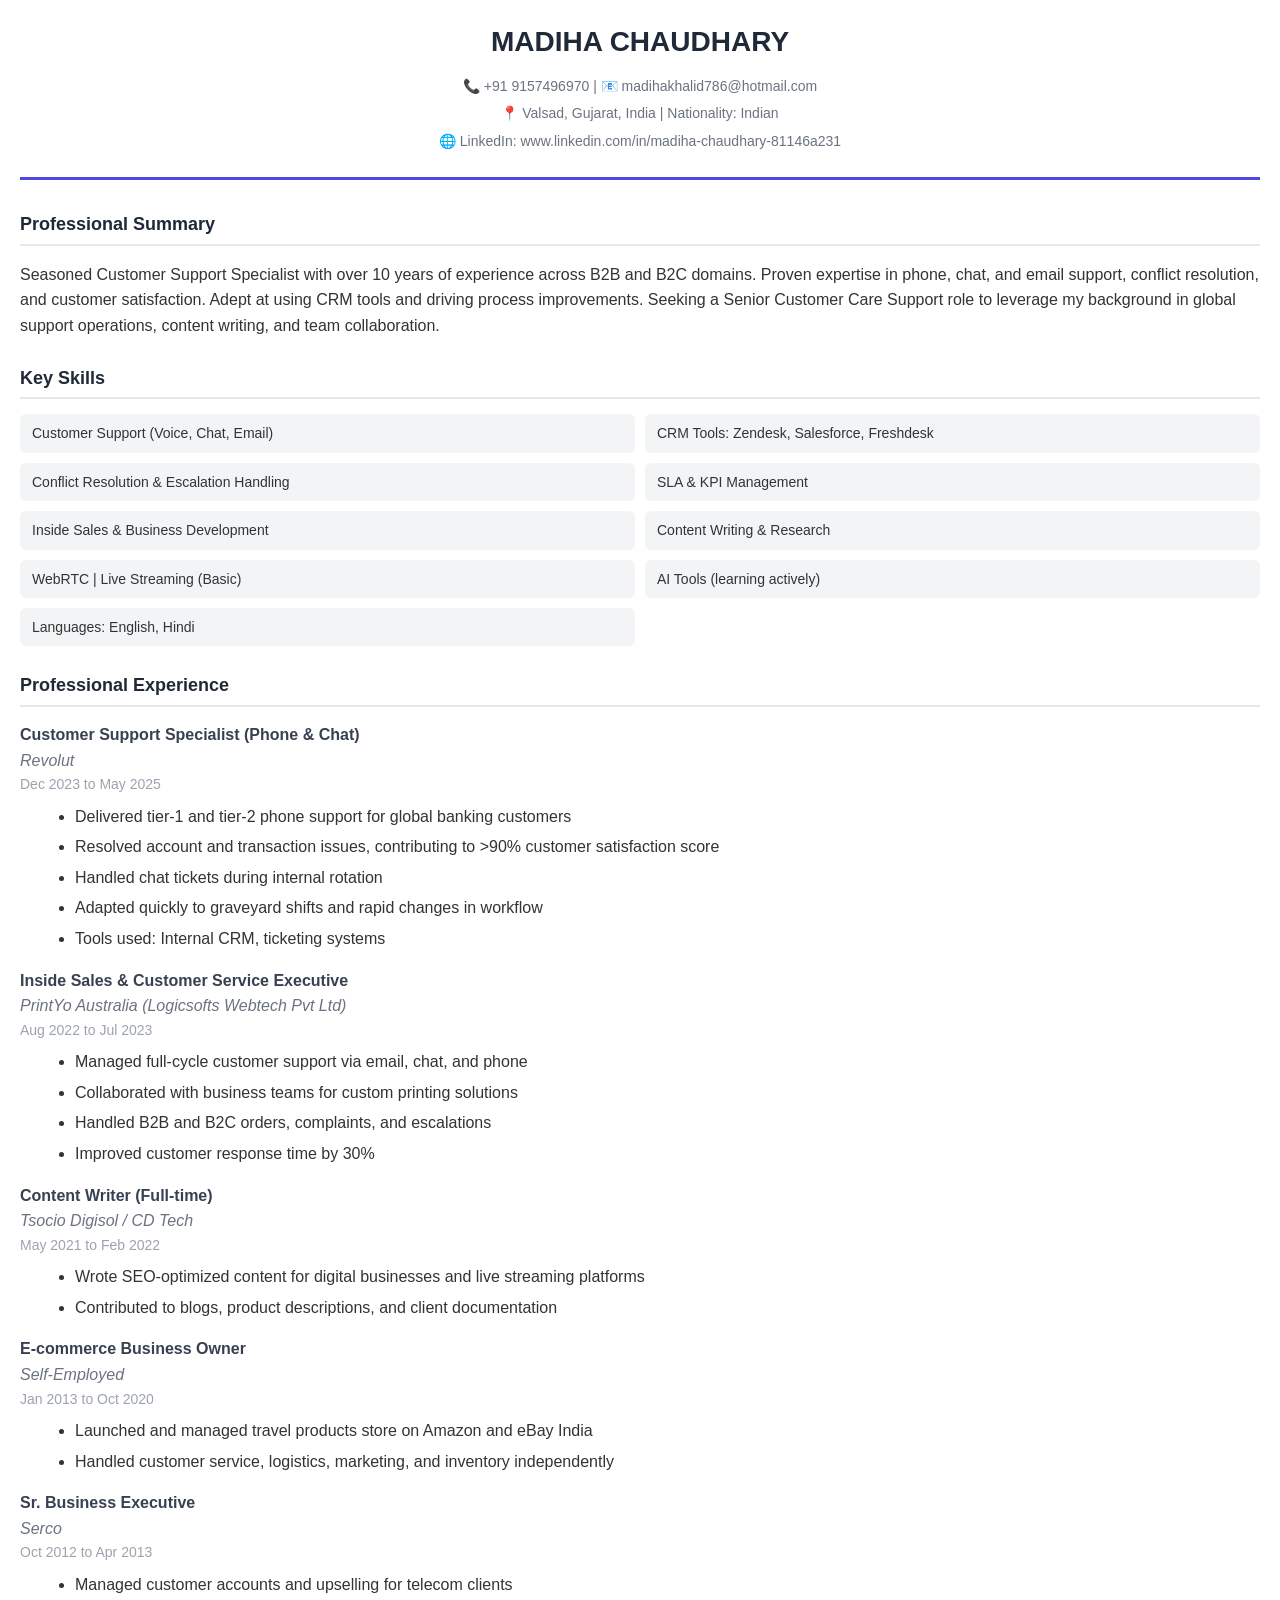
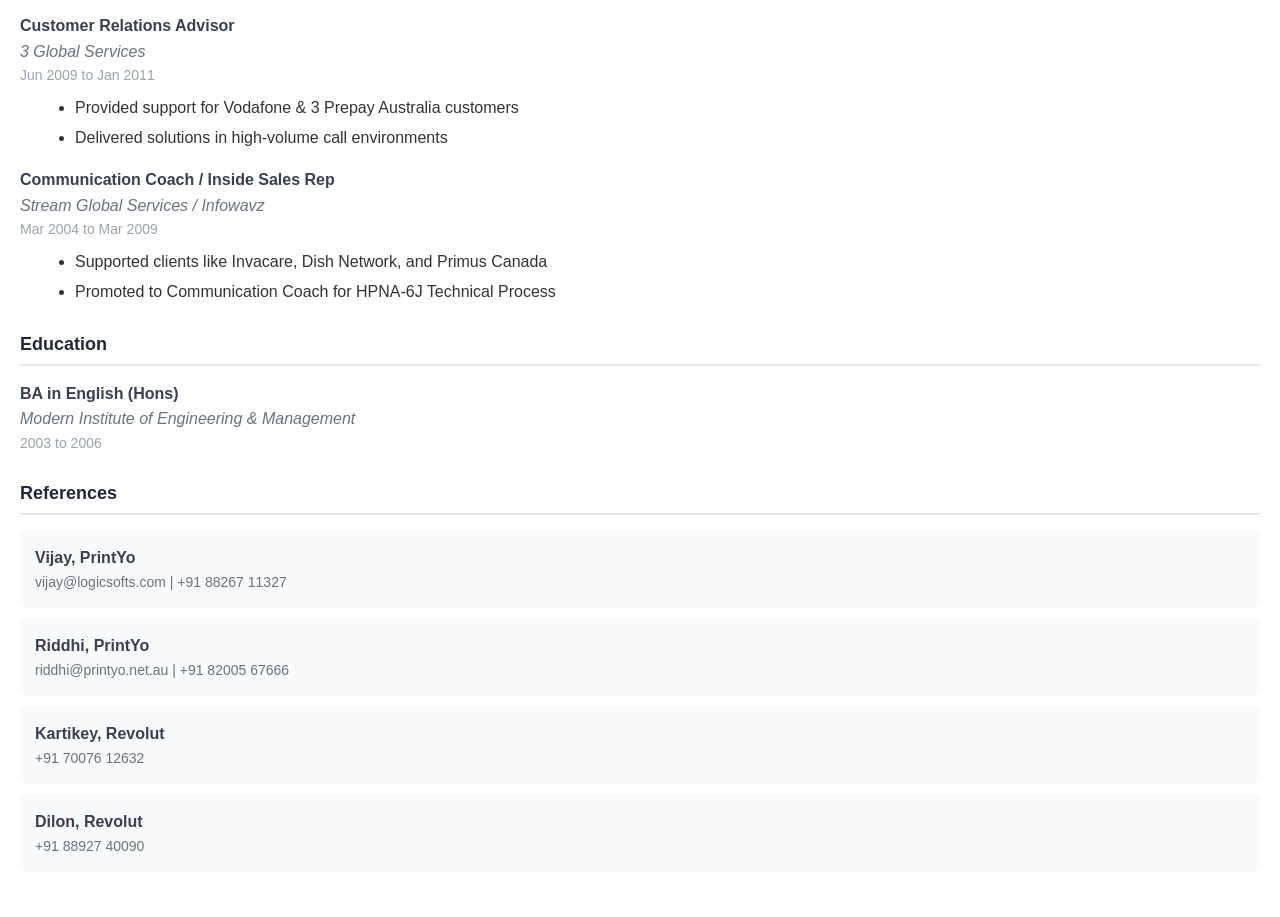
<file: resume.html>
<!DOCTYPE html>
<html lang="en">
<head>
    <meta charset="UTF-8">
    <meta name="viewport" content="width=device-width, initial-scale=1.0">
    <title>Madiha Chaudhary - Resume</title>
    <style>
        body {
            font-family: 'Arial', sans-serif;
            line-height: 1.6;
            margin: 0;
            padding: 20px;
            background: white;
            color: #333;
        }
        .header {
            text-align: center;
            border-bottom: 3px solid #4f46e5;
            padding-bottom: 20px;
            margin-bottom: 30px;
        }
        .name {
            font-size: 28px;
            font-weight: bold;
            color: #1f2937;
            margin-bottom: 10px;
        }
        .contact-info {
            font-size: 14px;
            color: #6b7280;
            margin-bottom: 5px;
        }
        .section {
            margin-bottom: 25px;
        }
        .section-title {
            font-size: 18px;
            font-weight: bold;
            color: #1f2937;
            border-bottom: 2px solid #e5e7eb;
            padding-bottom: 5px;
            margin-bottom: 15px;
        }
        .job-title {
            font-weight: bold;
            color: #374151;
            font-size: 16px;
        }
        .company {
            color: #6b7280;
            font-style: italic;
        }
        .duration {
            color: #9ca3af;
            font-size: 14px;
        }
        .job-description {
            margin-top: 8px;
            margin-left: 15px;
        }
        .job-description li {
            margin-bottom: 5px;
        }
        .skills-list {
            display: grid;
            grid-template-columns: repeat(2, 1fr);
            gap: 10px;
        }
        .skill-item {
            background: #f3f4f6;
            padding: 8px 12px;
            border-radius: 6px;
            font-size: 14px;
        }
        .reference {
            background: #f9fafb;
            padding: 15px;
            border-radius: 8px;
            margin-bottom: 10px;
        }
        .reference-name {
            font-weight: bold;
            color: #374151;
        }
        .reference-details {
            color: #6b7280;
            font-size: 14px;
        }
        @media print {
            body { margin: 0; padding: 15px; }
            .section { page-break-inside: avoid; }
        }
    </style>
</head>
<body>
    <div class="header">
        <div class="name">MADIHA CHAUDHARY</div>
        <div class="contact-info">📞 +91 9157496970 | 📧 madihakhalid786@hotmail.com</div>
        <div class="contact-info">📍 Valsad, Gujarat, India | Nationality: Indian</div>
        <div class="contact-info">🌐 LinkedIn: www.linkedin.com/in/madiha-chaudhary-81146a231</div>
    </div>

    <div class="section">
        <div class="section-title">Professional Summary</div>
        <p>Seasoned Customer Support Specialist with over 10 years of experience across B2B and B2C domains. Proven expertise in phone, chat, and email support, conflict resolution, and customer satisfaction. Adept at using CRM tools and driving process improvements. Seeking a Senior Customer Care Support role to leverage my background in global support operations, content writing, and team collaboration.</p>
    </div>

    <div class="section">
        <div class="section-title">Key Skills</div>
        <div class="skills-list">
            <div class="skill-item">Customer Support (Voice, Chat, Email)</div>
            <div class="skill-item">CRM Tools: Zendesk, Salesforce, Freshdesk</div>
            <div class="skill-item">Conflict Resolution & Escalation Handling</div>
            <div class="skill-item">SLA & KPI Management</div>
            <div class="skill-item">Inside Sales & Business Development</div>
            <div class="skill-item">Content Writing & Research</div>
            <div class="skill-item">WebRTC | Live Streaming (Basic)</div>
            <div class="skill-item">AI Tools (learning actively)</div>
            <div class="skill-item">Languages: English, Hindi</div>
        </div>
    </div>

    <div class="section">
        <div class="section-title">Professional Experience</div>
        
        <div class="job-title">Customer Support Specialist (Phone & Chat)</div>
        <div class="company">Revolut</div>
        <div class="duration">Dec 2023 to May 2025</div>
        <ul class="job-description">
            <li>Delivered tier-1 and tier-2 phone support for global banking customers</li>
            <li>Resolved account and transaction issues, contributing to >90% customer satisfaction score</li>
            <li>Handled chat tickets during internal rotation</li>
            <li>Adapted quickly to graveyard shifts and rapid changes in workflow</li>
            <li>Tools used: Internal CRM, ticketing systems</li>
        </ul>

        <div class="job-title">Inside Sales & Customer Service Executive</div>
        <div class="company">PrintYo Australia (Logicsofts Webtech Pvt Ltd)</div>
        <div class="duration">Aug 2022 to Jul 2023</div>
        <ul class="job-description">
            <li>Managed full-cycle customer support via email, chat, and phone</li>
            <li>Collaborated with business teams for custom printing solutions</li>
            <li>Handled B2B and B2C orders, complaints, and escalations</li>
            <li>Improved customer response time by 30%</li>
        </ul>

        <div class="job-title">Content Writer (Full-time)</div>
        <div class="company">Tsocio Digisol / CD Tech</div>
        <div class="duration">May 2021 to Feb 2022</div>
        <ul class="job-description">
            <li>Wrote SEO-optimized content for digital businesses and live streaming platforms</li>
            <li>Contributed to blogs, product descriptions, and client documentation</li>
        </ul>

        <div class="job-title">E-commerce Business Owner</div>
        <div class="company">Self-Employed</div>
        <div class="duration">Jan 2013 to Oct 2020</div>
        <ul class="job-description">
            <li>Launched and managed travel products store on Amazon and eBay India</li>
            <li>Handled customer service, logistics, marketing, and inventory independently</li>
        </ul>

        <div class="job-title">Sr. Business Executive</div>
        <div class="company">Serco</div>
        <div class="duration">Oct 2012 to Apr 2013</div>
        <ul class="job-description">
            <li>Managed customer accounts and upselling for telecom clients</li>
        </ul>

        <div class="job-title">Customer Relations Advisor</div>
        <div class="company">3 Global Services</div>
        <div class="duration">Jun 2009 to Jan 2011</div>
        <ul class="job-description">
            <li>Provided support for Vodafone & 3 Prepay Australia customers</li>
            <li>Delivered solutions in high-volume call environments</li>
        </ul>

        <div class="job-title">Communication Coach / Inside Sales Rep</div>
        <div class="company">Stream Global Services / Infowavz</div>
        <div class="duration">Mar 2004 to Mar 2009</div>
        <ul class="job-description">
            <li>Supported clients like Invacare, Dish Network, and Primus Canada</li>
            <li>Promoted to Communication Coach for HPNA-6J Technical Process</li>
        </ul>
    </div>

    <div class="section">
        <div class="section-title">Education</div>
        <div class="job-title">BA in English (Hons)</div>
        <div class="company">Modern Institute of Engineering & Management</div>
        <div class="duration">2003 to 2006</div>
    </div>

    <div class="section">
        <div class="section-title">References</div>
        <div class="reference">
            <div class="reference-name">Vijay, PrintYo</div>
            <div class="reference-details">vijay@logicsofts.com | +91 88267 11327</div>
        </div>
        <div class="reference">
            <div class="reference-name">Riddhi, PrintYo</div>
            <div class="reference-details">riddhi@printyo.net.au | +91 82005 67666</div>
        </div>
        <div class="reference">
            <div class="reference-name">Kartikey, Revolut</div>
            <div class="reference-details">+91 70076 12632</div>
        </div>
        <div class="reference">
            <div class="reference-name">Dilon, Revolut</div>
            <div class="reference-details">+91 88927 40090</div>
        </div>
    </div>
</body>
</html>
</file>
